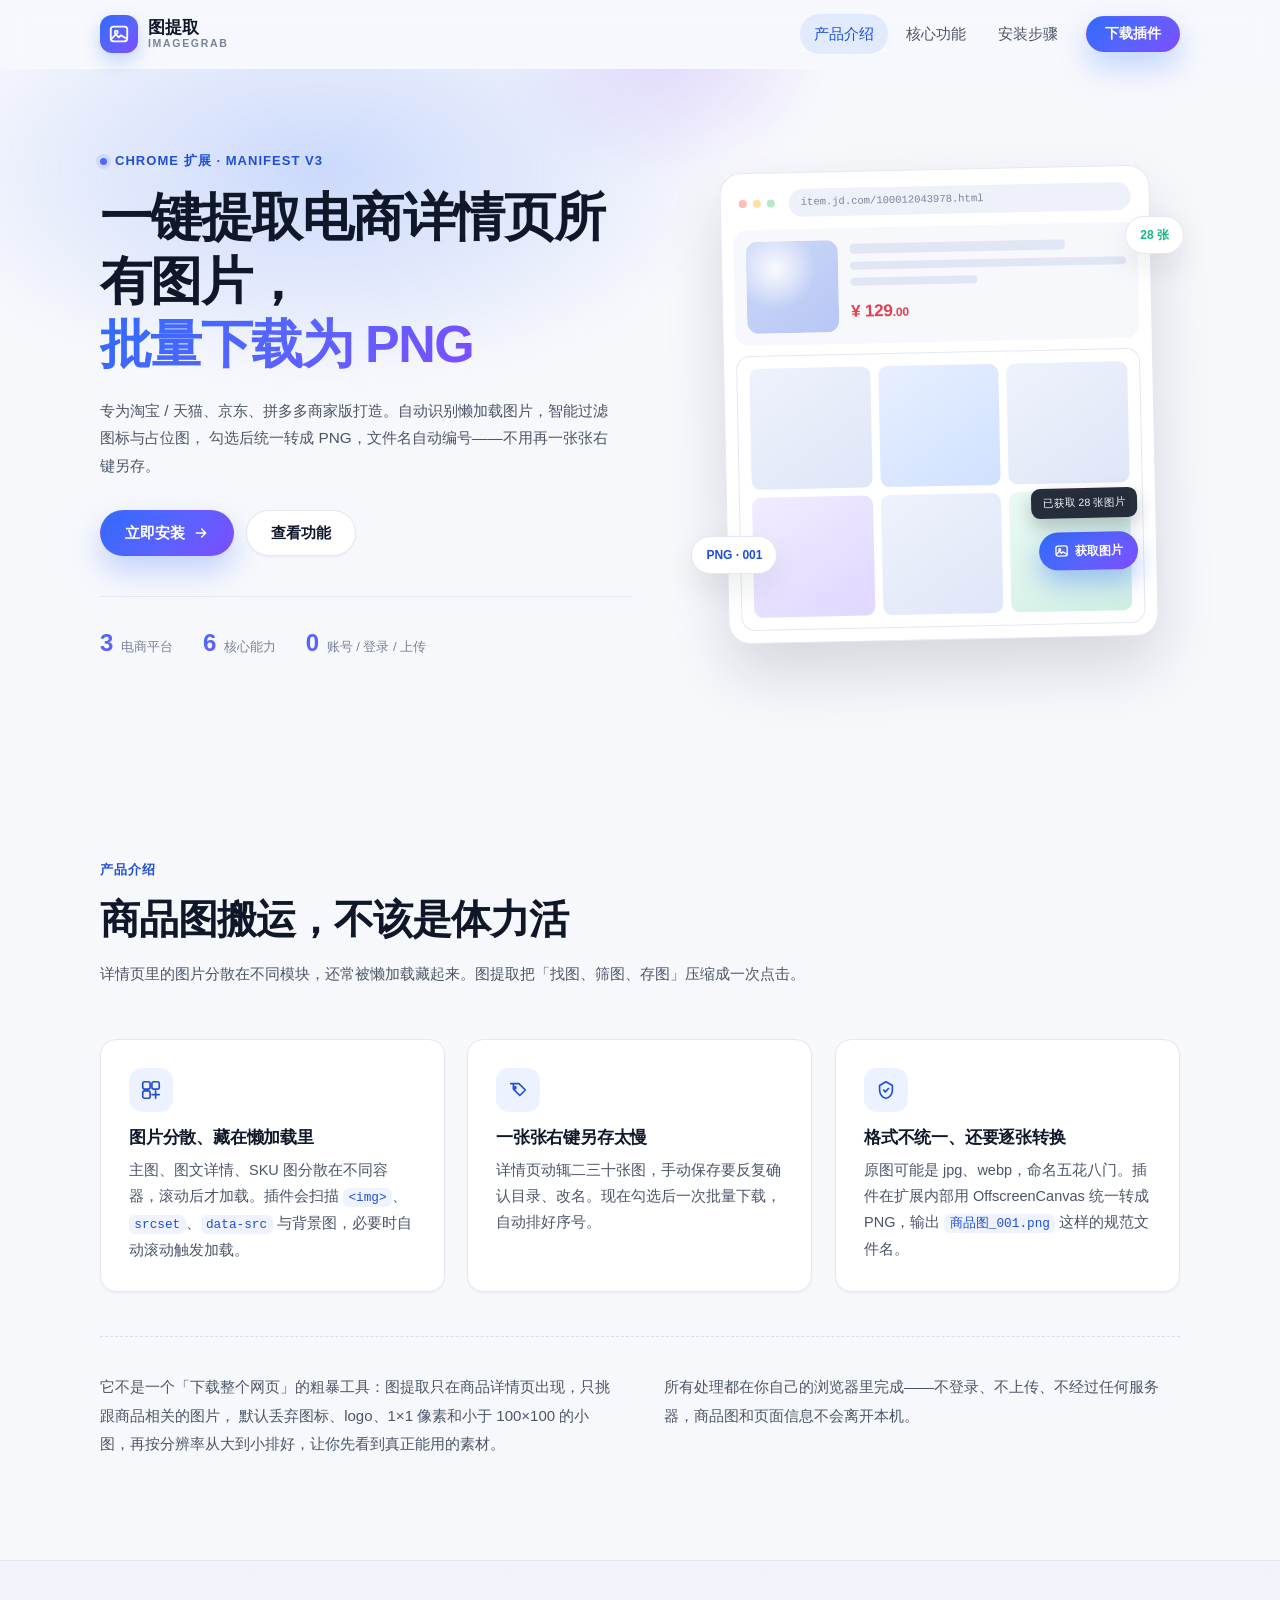
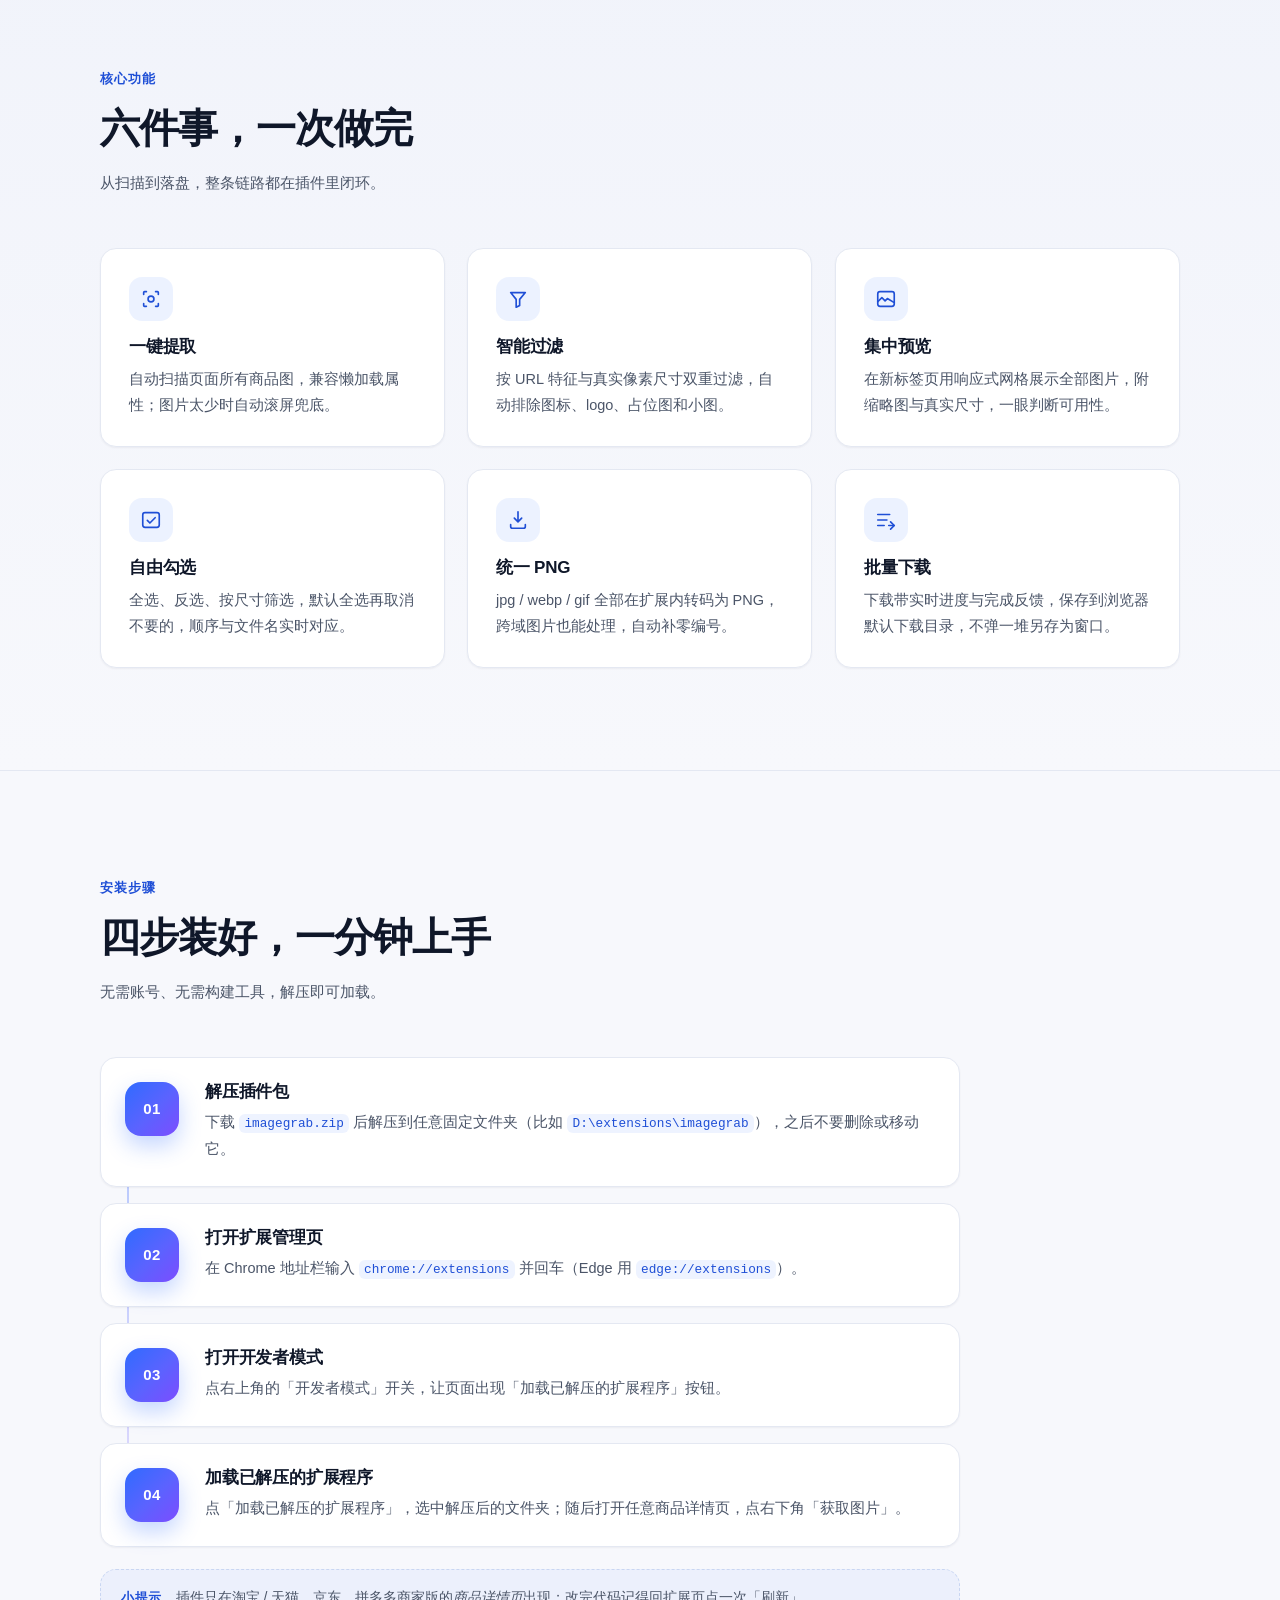
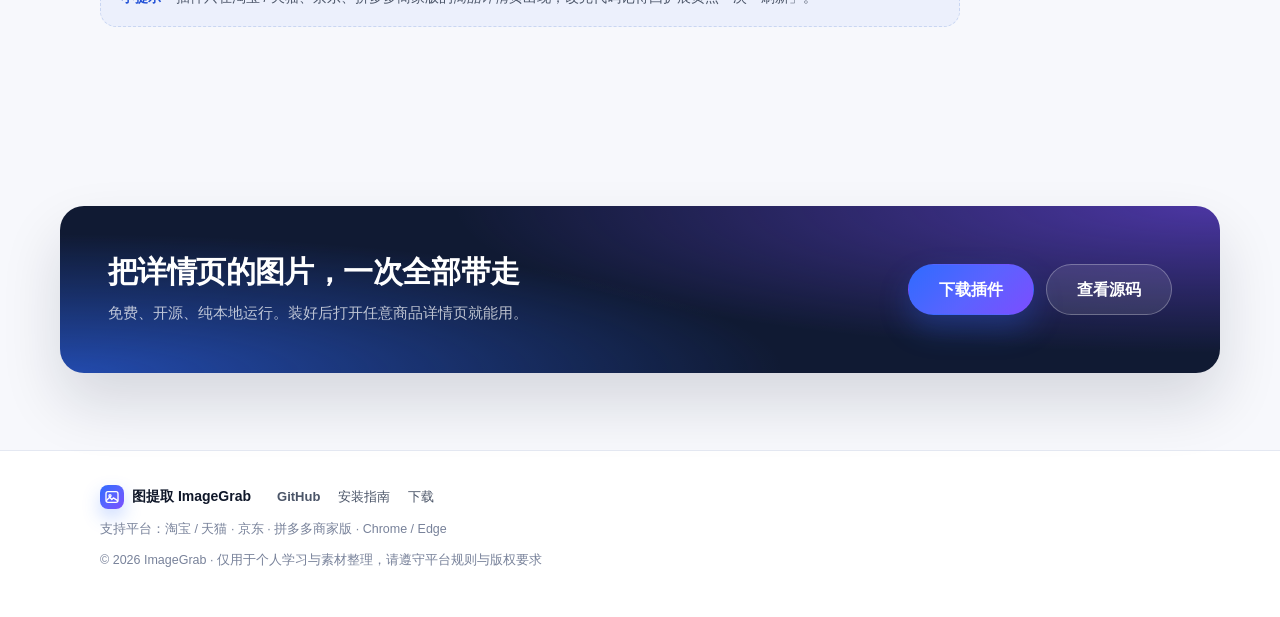
<file: docs/index.html>
<!DOCTYPE html>
<html lang="zh-CN">
<head>
  <meta charset="UTF-8">
  <meta name="viewport" content="width=device-width, initial-scale=1.0">
  <!-- 图提取 ImageGrab · 纯静态官网，双击本文件即可本地预览 -->
  <title>图提取 ImageGrab · 一键提取电商详情页图片，批量下载 PNG</title>
  <meta name="description" content="图提取 ImageGrab：在淘宝/天猫、京东、拼多多商家版商品详情页一键提取所有图片，勾选后批量下载为 PNG。">
  <meta name="theme-color" content="#2f6bff">
  <link rel="icon" href="assets/favicon.svg" type="image/svg+xml">
  <link rel="stylesheet" href="css/style.css">
</head>
<body>
  <!-- ==================== 1. 顶部导航：吸顶 + 毛玻璃 ==================== -->
  <header class="site-header" id="site-header">
    <div class="shell header__inner">
      <a class="logo" href="#top" aria-label="图提取首页">
        <span class="logo__mark" aria-hidden="true">
          <!-- Logo 图标：内联 SVG，不依赖外部图片 -->
          <svg viewBox="0 0 24 24" width="22" height="22" fill="none" stroke="currentColor" stroke-width="2" stroke-linecap="round" stroke-linejoin="round">
            <rect x="3" y="4" width="18" height="16" rx="3"></rect>
            <circle cx="9" cy="10" r="1.6"></circle>
            <path d="M4 17l4.5-4.5 3.2 3.2 2.3-2.3L20 17"></path>
          </svg>
        </span>
        <span class="logo__text">图提取<em>ImageGrab</em></span>
      </a>

      <nav class="nav" id="nav" aria-label="主导航">
        <a class="nav__link" href="#intro">产品介绍</a>
        <a class="nav__link" href="#features">核心功能</a>
        <a class="nav__link" href="#install">安装步骤</a>
        <a class="btn btn--sm btn--primary nav__cta" href="#download">下载插件</a>
      </nav>

      <!-- 移动端汉堡菜单按钮 -->
      <button class="nav-toggle" id="nav-toggle" type="button" aria-label="展开菜单" aria-expanded="false" aria-controls="nav">
        <span></span><span></span><span></span>
      </button>
    </div>
  </header>

  <main id="top">
    <!-- ==================== 2. Hero 首屏 ==================== -->
    <section class="hero">
      <div class="hero__glow" aria-hidden="true"></div>
      <div class="shell hero__inner">
        <div class="hero__copy">
          <p class="eyebrow">
            <span class="dot" aria-hidden="true"></span>
            Chrome 扩展 · Manifest V3
          </p>
          <h1 class="hero__title">
            一键提取电商详情页所有图片，<br>
            <span class="grad">批量下载为 PNG</span>
          </h1>
          <p class="hero__sub">
            专为淘宝 / 天猫、京东、拼多多商家版打造。自动识别懒加载图片，智能过滤图标与占位图，
            勾选后统一转成 PNG，文件名自动编号——不用再一张张右键另存。
          </p>
          <div class="hero__actions">
            <a class="btn btn--primary" href="#install">
              立即安装
              <svg viewBox="0 0 24 24" width="16" height="16" fill="none" stroke="currentColor" stroke-width="2.2" stroke-linecap="round" stroke-linejoin="round" aria-hidden="true"><path d="M5 12h13M13 6l6 6-6 6"></path></svg>
            </a>
            <a class="btn btn--ghost" href="#features">查看功能</a>
          </div>
          <ul class="hero__facts">
            <li><strong>3</strong><span>电商平台</span></li>
            <li><strong>6</strong><span>核心能力</span></li>
            <li><strong>0</strong><span>账号 / 登录 / 上传</span></li>
          </ul>
        </div>

        <!-- 纯 CSS / SVG 绘制的插件界面示意图 -->
        <div class="hero__visual" aria-hidden="true">
          <div class="mock">
            <div class="mock__bar">
              <span class="mock__dot"></span><span class="mock__dot"></span><span class="mock__dot"></span>
              <span class="mock__url">item.jd.com/100012043978.html</span>
            </div>
            <div class="mock__body">
              <div class="mock__thumb"></div>
              <div class="mock__lines">
                <span class="line line--lg"></span>
                <span class="line"></span>
                <span class="line line--sm"></span>
                <div class="mock__price">¥ 129<span>.00</span></div>
              </div>
            </div>
            <div class="mock__gallery">
              <span></span><span></span><span></span><span></span><span></span><span></span>
            </div>
            <div class="mock__fab">
              <svg viewBox="0 0 24 24" width="15" height="15" fill="none" stroke="currentColor" stroke-width="2.1" stroke-linecap="round" stroke-linejoin="round">
                <rect x="3" y="4" width="18" height="16" rx="3"></rect>
                <circle cx="9" cy="10" r="1.6"></circle>
                <path d="M4 17l4.5-4.5 3.2 3.2 2.3-2.3L20 17"></path>
              </svg>
              获取图片
            </div>
            <div class="mock__toast">已获取 28 张图片</div>
          </div>
          <div class="hero__chip hero__chip--png">PNG · 001</div>
          <div class="hero__chip hero__chip--count">28 张</div>
        </div>
      </div>
    </section>

    <!-- ==================== 3. 产品介绍：痛点 + 图标卡片 ==================== -->
    <section class="section" id="intro">
      <div class="shell">
        <header class="section__head reveal">
          <p class="eyebrow">产品介绍</p>
          <h2 class="section__title">商品图搬运，不该是体力活</h2>
          <p class="section__lead">
            详情页里的图片分散在不同模块，还常被懒加载藏起来。图提取把「找图、筛图、存图」压缩成一次点击。
          </p>
        </header>

        <div class="problem-grid">
          <article class="problem reveal">
            <span class="problem__icon" aria-hidden="true">
              <svg viewBox="0 0 24 24" width="22" height="22" fill="none" stroke="currentColor" stroke-width="1.8" stroke-linecap="round" stroke-linejoin="round">
                <rect x="3" y="3" width="8" height="8" rx="2"></rect>
                <rect x="13" y="3" width="8" height="8" rx="2"></rect>
                <rect x="3" y="13" width="8" height="8" rx="2"></rect>
                <path d="M13 17h8M17 13v8"></path>
              </svg>
            </span>
            <h3>图片分散、藏在懒加载里</h3>
            <p>主图、图文详情、SKU 图分散在不同容器，滚动后才加载。插件会扫描 <code>&lt;img&gt;</code>、<code>srcset</code>、<code>data-src</code> 与背景图，必要时自动滚动触发加载。</p>
          </article>

          <article class="problem reveal">
            <span class="problem__icon" aria-hidden="true">
              <svg viewBox="0 0 24 24" width="22" height="22" fill="none" stroke="currentColor" stroke-width="1.8" stroke-linecap="round" stroke-linejoin="round">
                <path d="M4 5h9l7 7-6 6-7-7V5z"></path>
                <circle cx="8.5" cy="9.5" r="1.2"></circle>
              </svg>
            </span>
            <h3>一张张右键另存太慢</h3>
            <p>详情页动辄二三十张图，手动保存要反复确认目录、改名。现在勾选后一次批量下载，自动排好序号。</p>
          </article>

          <article class="problem reveal">
            <span class="problem__icon" aria-hidden="true">
              <svg viewBox="0 0 24 24" width="22" height="22" fill="none" stroke="currentColor" stroke-width="1.8" stroke-linecap="round" stroke-linejoin="round">
                <path d="M12 3l7 4v5c0 4.4-3 8.3-7 9-4-0.7-7-4.6-7-9V7l7-4z"></path>
                <path d="M9.5 12.2l1.8 1.8 3.4-3.6"></path>
              </svg>
            </span>
            <h3>格式不统一、还要逐张转换</h3>
            <p>原图可能是 jpg、webp，命名五花八门。插件在扩展内部用 OffscreenCanvas 统一转成 PNG，输出 <code>商品图_001.png</code> 这样的规范文件名。</p>
          </article>
        </div>

        <div class="intro__text reveal">
          <p>
            它不是一个「下载整个网页」的粗暴工具：图提取只在商品详情页出现，只挑跟商品相关的图片，
            默认丢弃图标、logo、1×1 像素和小于 100×100 的小图，再按分辨率从大到小排好，让你先看到真正能用的素材。
          </p>
          <p>
            所有处理都在你自己的浏览器里完成——不登录、不上传、不经过任何服务器，商品图和页面信息不会离开本机。
          </p>
        </div>
      </div>
    </section>

    <!-- ==================== 4. 核心功能：6 张卡片 ==================== -->
    <section class="section section--tint" id="features">
      <div class="shell">
        <header class="section__head reveal">
          <p class="eyebrow">核心功能</p>
          <h2 class="section__title">六件事，一次做完</h2>
          <p class="section__lead">从扫描到落盘，整条链路都在插件里闭环。</p>
        </header>

        <div class="feature-grid">
          <article class="feature reveal">
            <span class="feature__icon" aria-hidden="true">
              <svg viewBox="0 0 24 24" width="22" height="22" fill="none" stroke="currentColor" stroke-width="1.8" stroke-linecap="round" stroke-linejoin="round">
                <path d="M4 7V5a1 1 0 011-1h2M17 4h2a1 1 0 011 1v2M20 17v2a1 1 0 01-1 1h-2M7 20H5a1 1 0 01-1-1v-2"></path>
                <circle cx="12" cy="12" r="3.2"></circle>
              </svg>
            </span>
            <h3>一键提取</h3>
            <p>自动扫描页面所有商品图，兼容懒加载属性；图片太少时自动滚屏兜底。</p>
          </article>

          <article class="feature reveal">
            <span class="feature__icon" aria-hidden="true">
              <svg viewBox="0 0 24 24" width="22" height="22" fill="none" stroke="currentColor" stroke-width="1.8" stroke-linecap="round" stroke-linejoin="round">
                <path d="M4 5h16l-6.2 7.4V19L10 21v-8.6L4 5z"></path>
              </svg>
            </span>
            <h3>智能过滤</h3>
            <p>按 URL 特征与真实像素尺寸双重过滤，自动排除图标、logo、占位图和小图。</p>
          </article>

          <article class="feature reveal">
            <span class="feature__icon" aria-hidden="true">
              <svg viewBox="0 0 24 24" width="22" height="22" fill="none" stroke="currentColor" stroke-width="1.8" stroke-linecap="round" stroke-linejoin="round">
                <rect x="3" y="4" width="18" height="16" rx="2.5"></rect>
                <path d="M3 15l4.5-4.5 3.5 3.5 2.5-2.5L21 16"></path>
              </svg>
            </span>
            <h3>集中预览</h3>
            <p>在新标签页用响应式网格展示全部图片，附缩略图与真实尺寸，一眼判断可用性。</p>
          </article>

          <article class="feature reveal">
            <span class="feature__icon" aria-hidden="true">
              <svg viewBox="0 0 24 24" width="22" height="22" fill="none" stroke="currentColor" stroke-width="1.8" stroke-linecap="round" stroke-linejoin="round">
                <rect x="3" y="4" width="18" height="16" rx="2.5"></rect>
                <path d="M8 12.5l2.8 2.8L16.5 9.5"></path>
              </svg>
            </span>
            <h3>自由勾选</h3>
            <p>全选、反选、按尺寸筛选，默认全选再取消不要的，顺序与文件名实时对应。</p>
          </article>

          <article class="feature reveal">
            <span class="feature__icon" aria-hidden="true">
              <svg viewBox="0 0 24 24" width="22" height="22" fill="none" stroke="currentColor" stroke-width="1.8" stroke-linecap="round" stroke-linejoin="round">
                <path d="M12 3v11M8 10l4 4 4-4"></path>
                <path d="M4 17v2a2 2 0 002 2h12a2 2 0 002-2v-2"></path>
              </svg>
            </span>
            <h3>统一 PNG</h3>
            <p>jpg / webp / gif 全部在扩展内转码为 PNG，跨域图片也能处理，自动补零编号。</p>
          </article>

          <article class="feature reveal">
            <span class="feature__icon" aria-hidden="true">
              <svg viewBox="0 0 24 24" width="22" height="22" fill="none" stroke="currentColor" stroke-width="1.8" stroke-linecap="round" stroke-linejoin="round">
                <path d="M3 6h13M3 12h10M3 18h7"></path>
                <path d="M17 14l4 4-4 4"></path>
                <path d="M21 18h-6"></path>
              </svg>
            </span>
            <h3>批量下载</h3>
            <p>下载带实时进度与完成反馈，保存到浏览器默认下载目录，不弹一堆另存为窗口。</p>
          </article>
        </div>
      </div>
    </section>

    <!-- ==================== 5. 安装步骤：4 步时间线 ==================== -->
    <section class="section" id="install">
      <div class="shell">
        <header class="section__head reveal">
          <p class="eyebrow">安装步骤</p>
          <h2 class="section__title">四步装好，一分钟上手</h2>
          <p class="section__lead">无需账号、无需构建工具，解压即可加载。</p>
        </header>

        <ol class="steps">
          <li class="step reveal">
            <span class="step__num">01</span>
            <div class="step__body">
              <h3>解压插件包</h3>
              <p>下载 <code>imagegrab.zip</code> 后解压到任意固定文件夹（比如 <code>D:\extensions\imagegrab</code>），之后不要删除或移动它。</p>
            </div>
          </li>

          <li class="step reveal">
            <span class="step__num">02</span>
            <div class="step__body">
              <h3>打开扩展管理页</h3>
              <p>在 Chrome 地址栏输入 <code>chrome://extensions</code> 并回车（Edge 用 <code>edge://extensions</code>）。</p>
            </div>
          </li>

          <li class="step reveal">
            <span class="step__num">03</span>
            <div class="step__body">
              <h3>打开开发者模式</h3>
              <p>点右上角的「开发者模式」开关，让页面出现「加载已解压的扩展程序」按钮。</p>
            </div>
          </li>

          <li class="step reveal">
            <span class="step__num">04</span>
            <div class="step__body">
              <h3>加载已解压的扩展程序</h3>
              <p>点「加载已解压的扩展程序」，选中解压后的文件夹；随后打开任意商品详情页，点右下角「获取图片」。</p>
            </div>
          </li>
        </ol>

        <div class="tip reveal">
          <strong>小提示</strong>
          <p>插件只在淘宝 / 天猫、京东、拼多多商家版的<em>商品详情页</em>出现；改完代码记得回扩展页点一次「刷新」。</p>
        </div>
      </div>
    </section>

    <!-- ==================== 6. 底部 CTA ==================== -->
    <section class="cta" id="download">
      <div class="shell cta__inner reveal">
        <div>
          <h2>把详情页的图片，一次全部带走</h2>
          <p>免费、开源、纯本地运行。装好后打开任意商品详情页就能用。</p>
        </div>
        <div class="cta__actions">
          <!-- 下载地址：把 zip 路径换成你的 Releases 包地址即可 -->
          <a class="btn btn--primary btn--lg" href="assets/imagegrab-v1.0.0.zip" download>下载插件</a>
          <!-- GitHub 地址：替换成你自己的仓库地址 -->
          <a class="btn btn--ghost btn--lg" href="https://github.com/your-name/imagegrab" target="_blank" rel="noreferrer">查看源码</a>
        </div>
      </div>
    </section>
  </main>

  <!-- ==================== Footer：版权 / GitHub / 支持平台 ==================== -->
  <footer class="site-footer">
    <div class="shell footer__inner">
      <div class="footer__brand">
        <span class="logo__mark logo__mark--sm" aria-hidden="true">
          <svg viewBox="0 0 24 24" width="16" height="16" fill="none" stroke="currentColor" stroke-width="2" stroke-linecap="round" stroke-linejoin="round">
            <rect x="3" y="4" width="18" height="16" rx="3"></rect>
            <circle cx="9" cy="10" r="1.6"></circle>
            <path d="M4 17l4.5-4.5 3.2 3.2 2.3-2.3L20 17"></path>
          </svg>
        </span>
        <span>图提取 ImageGrab</span>
      </div>

      <nav class="footer__links" aria-label="页脚链接">
        <!-- GitHub 链接占位：上线前替换为真实仓库地址 -->
        <a href="https://github.com/your-name/imagegrab" target="_blank" rel="noreferrer">GitHub</a>
        <a href="#install">安装指南</a>
        <a href="#download">下载</a>
      </nav>

      <p class="footer__meta">支持平台：淘宝 / 天猫 · 京东 · 拼多多商家版 · Chrome / Edge</p>
      <p class="footer__meta">© <span id="year">2026</span> ImageGrab · 仅用于个人学习与素材整理，请遵守平台规则与版权要求</p>
    </div>
  </footer>

  <!-- JS 不可用时仍保证内容可见（进场动画依赖 JS） -->
  <noscript>
    <style>.reveal { opacity: 1 !important; transform: none !important; }</style>
  </noscript>

  <script src="js/main.js"></script>
</body>
</html>
</file>
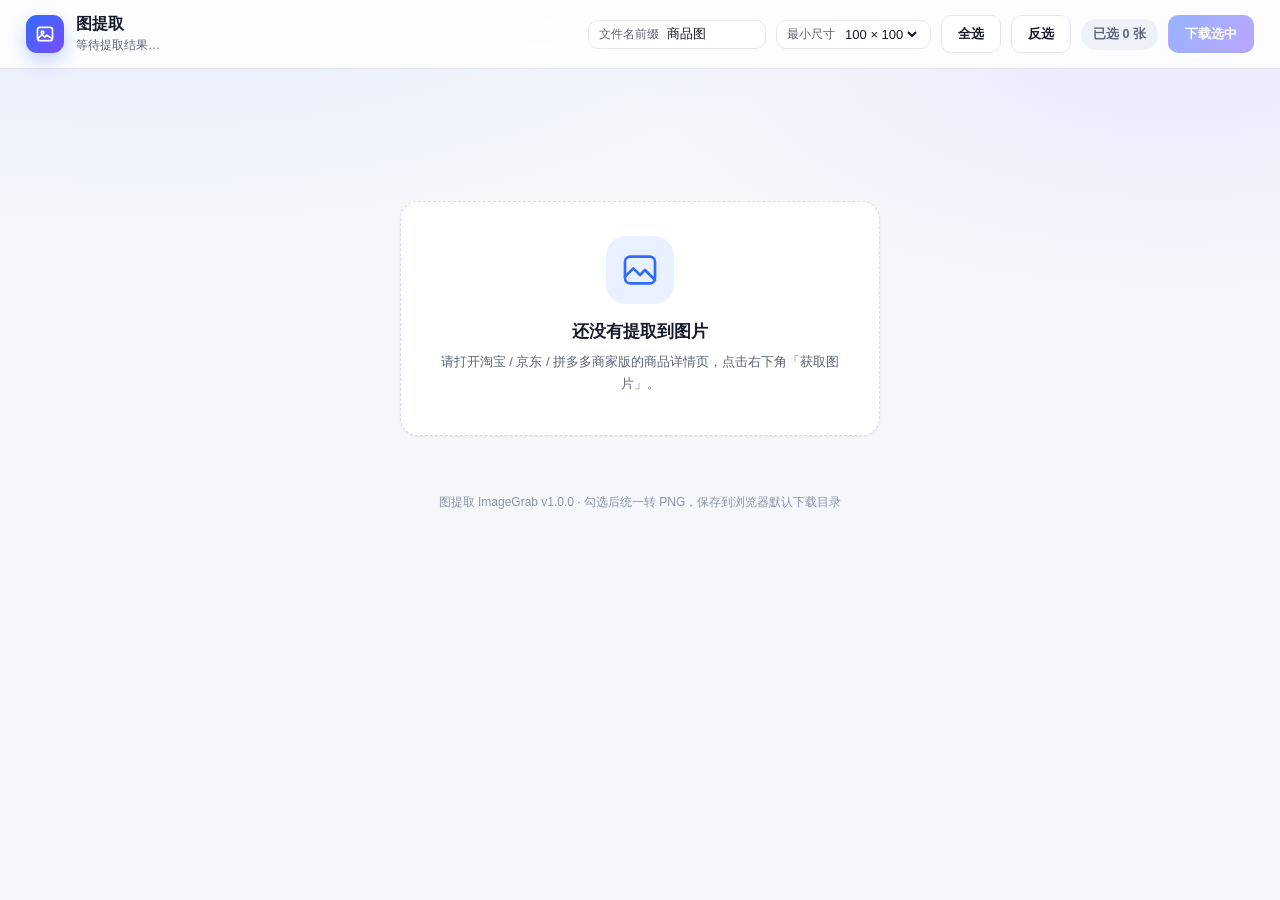
<file: gallery.html>
<!DOCTYPE html>
<html lang="zh-CN">
<head>
  <meta charset="UTF-8">
  <meta name="viewport" content="width=device-width, initial-scale=1.0">
  <title>图提取 · 图片画廊</title>
  <link rel="stylesheet" href="gallery.css">
</head>
<body>
  <!-- 顶部工具栏：来源信息 + 筛选 + 全选/反选/下载 -->
  <header class="topbar">
    <div class="topbar__brand">
      <span class="brand__logo" aria-hidden="true">
        <svg viewBox="0 0 24 24" width="20" height="20" fill="none" stroke="currentColor" stroke-width="2" stroke-linecap="round" stroke-linejoin="round">
          <rect x="3" y="4" width="18" height="16" rx="3"></rect>
          <circle cx="9" cy="10" r="1.6"></circle>
          <path d="M4 17l4.5-4.5 3.2 3.2 2.3-2.3L20 17"></path>
        </svg>
      </span>
      <div class="brand__text">
        <strong>图提取</strong>
        <span id="source-label" class="brand__sub">等待提取结果…</span>
      </div>
    </div>

    <div class="topbar__controls">
      <label class="field">
        <span>文件名前缀</span>
        <input id="prefix-input" type="text" value="商品图" maxlength="20" spellcheck="false">
      </label>

      <label class="field">
        <span>最小尺寸</span>
        <select id="min-size">
          <option value="0">不限</option>
          <option value="100" selected>100 × 100</option>
          <option value="300">300 × 300</option>
          <option value="600">600 × 600</option>
        </select>
      </label>

      <button id="select-all" class="btn btn--ghost" type="button">全选</button>
      <button id="invert" class="btn btn--ghost" type="button">反选</button>
      <span id="selected-count" class="pill">已选 0 张</span>
      <button id="download" class="btn btn--primary" type="button" disabled>下载选中</button>
    </div>
  </header>

  <!-- 下载进度条 -->
  <div id="progress" class="progress" hidden>
    <div class="progress__bar"><span id="progress-fill"></span></div>
    <span id="progress-text" class="progress__text">0 / 0</span>
  </div>

  <!-- 主体：图片网格 -->
  <main class="content">
    <div id="empty" class="empty">
      <div class="empty__icon" aria-hidden="true">
        <svg viewBox="0 0 24 24" width="40" height="40" fill="none" stroke="currentColor" stroke-width="1.6" stroke-linecap="round" stroke-linejoin="round">
          <rect x="3" y="4" width="18" height="16" rx="3"></rect>
          <path d="M3 16l5-5 4 4 3-3 6 6"></path>
        </svg>
      </div>
      <h2 id="empty-title">还没有提取到图片</h2>
      <p id="empty-desc">请打开淘宝 / 京东 / 拼多多商家版的商品详情页，点击右下角「获取图片」。</p>
      <p id="source-link-wrap" class="empty__link" hidden>
        也可以直接查看来源页：<a id="source-link" href="#" target="_blank" rel="noreferrer">打开商品页</a>
      </p>
    </div>

    <div id="grid" class="grid" role="list"></div>
  </main>

  <!-- 结果提示 -->
  <div id="toasts" class="toasts" aria-live="polite"></div>

  <footer class="footer">
    <span>图提取 ImageGrab v1.0.0 · 勾选后统一转 PNG，保存到浏览器默认下载目录</span>
  </footer>

  <script src="gallery.js"></script>
</body>
</html>
</file>
<file: docs/css/style.css>
/* ============================================================
   图提取 ImageGrab · 官网样式
   结构：变量 → 基础 → 按钮 → 导航 → Hero → 区块 → 卡片 → 步骤
        → CTA/页脚 → 动效 → 响应式（≥1024 / 768~1023 / <768）
   改主色：只改 --primary 与 --accent 两个变量即可
   ============================================================ */

/* ---------------- 1. 设计变量 ---------------- */
:root {
  --primary: #2f6bff;
  --primary-deep: #1f4fd6;
  --accent: #7c4dff;

  --ink: #0f1729;
  --ink-soft: #4b5568;
  --ink-mute: #78829a;

  --bg: #f7f8fc;
  --bg-tint: #eef1fa;
  --surface: #ffffff;
  --line: #e4e8f2;

  --ok: #12b886;

  --radius-sm: 10px;
  --radius: 16px;
  --radius-lg: 24px;
  --radius-pill: 999px;

  --shadow-sm: 0 1px 2px rgba(15, 23, 41, 0.05);
  --shadow-md: 0 14px 32px rgba(15, 23, 41, 0.08);
  --shadow-lg: 0 30px 60px rgba(15, 23, 41, 0.14);
  --shadow-primary: 0 14px 30px rgba(47, 107, 255, 0.28);

  /* 蓝色 → 紫色渐变 */
  --grad: linear-gradient(135deg, var(--primary) 0%, #5a63ff 52%, var(--accent) 100%);

  --shell: 1160px;
  --gutter: clamp(18px, 4vw, 40px);
  --section-y: clamp(64px, 8vw, 116px);

  /* 系统字体栈，不引入任何外链字体 */
  --font: -apple-system, BlinkMacSystemFont, "PingFang SC", "Hiragino Sans GB",
    "Microsoft YaHei", "Segoe UI", Roboto, Helvetica, Arial, sans-serif;
  --mono: ui-monospace, SFMono-Regular, "SF Mono", Consolas, "Liberation Mono", monospace;

  --ease: cubic-bezier(0.22, 0.61, 0.36, 1);
}

/* ---------------- 2. 基础 ---------------- */
*,
*::before,
*::after {
  box-sizing: border-box;
}

html {
  scroll-behavior: smooth;
  scroll-padding-top: 84px;
  -webkit-text-size-adjust: 100%;
}

body {
  margin: 0;
  background: var(--bg);
  color: var(--ink);
  font-family: var(--font);
  font-size: 16px;
  line-height: 1.7;
  -webkit-font-smoothing: antialiased;
  text-rendering: optimizeLegibility;
  overflow-x: hidden; /* 320px 宽也不出现横向滚动 */
}

h1,
h2,
h3 {
  margin: 0;
  line-height: 1.22;
  letter-spacing: -0.012em;
  font-weight: 700;
}

p {
  margin: 0;
}

a {
  color: inherit;
  text-decoration: none;
}

ul,
ol {
  margin: 0;
  padding: 0;
  list-style: none;
}

/* 安装地址等 code 高亮 */
code {
  padding: 0.14em 0.42em;
  border-radius: 6px;
  background: rgba(47, 107, 255, 0.08);
  color: var(--primary-deep);
  font-family: var(--mono);
  font-size: 0.88em;
  white-space: nowrap;
}

.shell {
  width: 100%;
  max-width: var(--shell);
  margin: 0 auto;
  padding: 0 var(--gutter);
}

.grad {
  background: var(--grad);
  -webkit-background-clip: text;
  background-clip: text;
  color: transparent;
}

.eyebrow {
  display: inline-flex;
  align-items: center;
  gap: 8px;
  margin-bottom: 14px;
  color: var(--primary-deep);
  font-size: 13px;
  font-weight: 700;
  letter-spacing: 0.08em;
  text-transform: uppercase;
}

.eyebrow .dot {
  width: 7px;
  height: 7px;
  border-radius: 50%;
  background: var(--grad);
  box-shadow: 0 0 0 4px rgba(47, 107, 255, 0.12);
}

/* ---------------- 3. 按钮 ---------------- */
.btn {
  display: inline-flex;
  align-items: center;
  justify-content: center;
  gap: 8px;
  padding: 13px 24px;
  border: 1px solid transparent;
  border-radius: var(--radius-pill);
  font-family: inherit;
  font-size: 15px;
  font-weight: 650;
  line-height: 1.2;
  cursor: pointer;
  transition: transform 0.24s var(--ease), box-shadow 0.24s var(--ease),
    background 0.24s var(--ease), border-color 0.24s var(--ease), color 0.24s var(--ease);
}

.btn--primary {
  background: var(--grad);
  color: #fff;
  box-shadow: var(--shadow-primary);
}

.btn--primary:hover {
  transform: translateY(-2px);
  box-shadow: 0 20px 38px rgba(47, 107, 255, 0.34);
}

.btn--ghost {
  background: var(--surface);
  border-color: var(--line);
  color: var(--ink);
  box-shadow: var(--shadow-sm);
}

.btn--ghost:hover {
  transform: translateY(-2px);
  border-color: #cfd9ee;
  box-shadow: var(--shadow-md);
}

.btn--sm {
  padding: 9px 18px;
  font-size: 13.5px;
}

.btn--lg {
  padding: 15px 30px;
  font-size: 16px;
}

/* ---------------- 4. 顶部导航：吸顶 + 毛玻璃 ---------------- */
.site-header {
  position: sticky;
  top: 0;
  z-index: 60;
  background: rgba(247, 248, 252, 0.72);
  border-bottom: 1px solid transparent;
  backdrop-filter: saturate(180%) blur(14px);
  -webkit-backdrop-filter: saturate(180%) blur(14px);
  transition: background 0.28s var(--ease), border-color 0.28s var(--ease),
    box-shadow 0.28s var(--ease);
}

.site-header.is-scrolled {
  background: rgba(255, 255, 255, 0.86);
  border-bottom-color: var(--line);
  box-shadow: 0 6px 24px rgba(15, 23, 41, 0.06);
}

.header__inner {
  display: flex;
  align-items: center;
  justify-content: space-between;
  gap: 16px;
  height: 68px;
}

.logo {
  display: inline-flex;
  align-items: center;
  gap: 10px;
  flex: none;
}

.logo__mark {
  display: grid;
  place-items: center;
  width: 38px;
  height: 38px;
  border-radius: 12px;
  color: #fff;
  background: var(--grad);
  box-shadow: 0 8px 18px rgba(47, 107, 255, 0.26);
}

.logo__mark--sm {
  width: 24px;
  height: 24px;
  border-radius: 8px;
}

.logo__text {
  font-size: 17px;
  font-weight: 700;
  letter-spacing: 0.01em;
  display: flex;
  flex-direction: column;
  line-height: 1.1;
}

.logo__text em {
  font-style: normal;
  font-size: 10.5px;
  font-weight: 600;
  letter-spacing: 0.16em;
  text-transform: uppercase;
  color: var(--ink-mute);
}

.nav {
  display: flex;
  align-items: center;
  gap: 4px;
}

.nav__link {
  position: relative;
  padding: 8px 14px;
  border-radius: var(--radius-pill);
  color: var(--ink-soft);
  font-size: 14.5px;
  font-weight: 550;
  transition: color 0.2s var(--ease), background 0.2s var(--ease);
}

.nav__link:hover {
  color: var(--ink);
  background: rgba(47, 107, 255, 0.07);
}

.nav__link.is-active {
  color: var(--primary-deep);
  background: rgba(47, 107, 255, 0.1);
}

.nav__cta {
  margin-left: 10px;
}

.nav-toggle {
  display: none;
  width: 42px;
  height: 42px;
  padding: 0;
  border: 1px solid var(--line);
  border-radius: 12px;
  background: var(--surface);
  cursor: pointer;
  position: relative;
}

.nav-toggle span {
  position: absolute;
  left: 11px;
  width: 20px;
  height: 2px;
  border-radius: 2px;
  background: var(--ink);
  transition: transform 0.24s var(--ease), opacity 0.2s var(--ease), top 0.24s var(--ease);
}

.nav-toggle span:nth-child(1) { top: 14px; }
.nav-toggle span:nth-child(2) { top: 20px; }
.nav-toggle span:nth-child(3) { top: 26px; }

.nav-toggle[aria-expanded="true"] span:nth-child(1) { top: 20px; transform: rotate(45deg); }
.nav-toggle[aria-expanded="true"] span:nth-child(2) { opacity: 0; }
.nav-toggle[aria-expanded="true"] span:nth-child(3) { top: 20px; transform: rotate(-45deg); }

/* ---------------- 5. Hero ---------------- */
.hero {
  position: relative;
  padding: clamp(44px, 6vw, 84px) 0 clamp(56px, 7vw, 96px);
  overflow: hidden;
}

.hero__glow {
  position: absolute;
  inset: -30% 30% 40% -20%;
  background:
    radial-gradient(closest-side, rgba(47, 107, 255, 0.22), transparent 70%),
    radial-gradient(closest-side at 80% 30%, rgba(124, 77, 255, 0.18), transparent 72%);
  filter: blur(10px);
  pointer-events: none;
}

.hero__inner {
  position: relative;
  display: grid;
  grid-template-columns: 1.05fr 0.95fr;
  gap: clamp(32px, 5vw, 68px);
  align-items: center;
}

.hero__copy {
  position: relative;
  z-index: 1;
  min-width: 0;
}

.hero__title {
  font-size: clamp(30px, 4.4vw, 52px);
  letter-spacing: -0.03em;
}

.hero__sub {
  max-width: 34em;
  margin-top: 20px;
  color: var(--ink-soft);
  font-size: clamp(15px, 1.2vw, 17px);
  line-height: 1.8;
}

.hero__actions {
  display: flex;
  flex-wrap: wrap;
  gap: 12px;
  margin-top: 30px;
}

.hero__facts {
  display: flex;
  flex-wrap: wrap;
  gap: 12px 30px;
  margin-top: 40px;
  padding-top: 26px;
  border-top: 1px solid var(--line);
}

.hero__facts li {
  display: flex;
  align-items: baseline;
  gap: 8px;
}

.hero__facts strong {
  font-size: 24px;
  font-weight: 750;
  letter-spacing: -0.02em;
  background: var(--grad);
  -webkit-background-clip: text;
  background-clip: text;
  color: transparent;
}

.hero__facts span {
  color: var(--ink-mute);
  font-size: 13px;
}

/* Hero 右侧：纯 CSS 界面示意 */
.hero__visual {
  position: relative;
  display: flex;
  justify-content: center;
}

.mock {
  position: relative;
  width: min(430px, 100%);
  padding: 12px;
  border: 1px solid var(--line);
  border-radius: 22px;
  background: var(--surface);
  box-shadow: var(--shadow-lg);
  transform: rotate(-1.2deg);
  transition: transform 0.3s var(--ease);
}

.mock:hover {
  transform: rotate(0deg) translateY(-4px);
}

.mock__bar {
  display: flex;
  align-items: center;
  gap: 6px;
  padding: 4px 6px 12px;
}

.mock__dot {
  width: 8px;
  height: 8px;
  border-radius: 50%;
  background: #dfe4ef;
}

.mock__dot:nth-child(1) { background: #ffbdb3; }
.mock__dot:nth-child(2) { background: #ffe0a3; }
.mock__dot:nth-child(3) { background: #b6e7cd; }

.mock__url {
  flex: 1;
  margin-left: 8px;
  padding: 5px 12px;
  border-radius: var(--radius-pill);
  background: var(--bg-tint);
  color: var(--ink-mute);
  font-family: var(--mono);
  font-size: 10.5px;
  white-space: nowrap;
  overflow: hidden;
  text-overflow: ellipsis;
}

.mock__body {
  display: flex;
  gap: 12px;
  padding: 12px;
  border-radius: 14px;
  background: var(--bg);
}

.mock__thumb {
  flex: none;
  width: 92px;
  height: 92px;
  border-radius: 12px;
  background:
    radial-gradient(circle at 32% 30%, rgba(255, 255, 255, 0.9), transparent 45%),
    linear-gradient(140deg, #cdd9f8, #b7c6f5);
}

.mock__lines {
  display: flex;
  flex-direction: column;
  gap: 8px;
  justify-content: center;
  flex: 1;
}

.line {
  height: 8px;
  border-radius: 4px;
  background: #e0e6f4;
}

.line--lg { width: 78%; height: 10px; }
.line--sm { width: 46%; }

.mock__price {
  margin-top: 4px;
  color: #e43f4e;
  font-size: 17px;
  font-weight: 750;
  letter-spacing: -0.01em;
}

.mock__price span {
  font-size: 12px;
  font-weight: 600;
}

.mock__gallery {
  display: grid;
  grid-template-columns: repeat(3, 1fr);
  gap: 8px;
  margin-top: 10px;
  padding: 12px;
  border: 1px solid var(--line);
  border-radius: 14px;
}

.mock__gallery span {
  aspect-ratio: 1 / 1;
  border-radius: 9px;
  background: linear-gradient(145deg, #eef2fc, #dfe6f7);
}

.mock__gallery span:nth-child(2) { background: linear-gradient(145deg, #e8f0ff, #cfe0ff); }
.mock__gallery span:nth-child(4) { background: linear-gradient(145deg, #f1ecff, #e0d7ff); }
.mock__gallery span:nth-child(6) { background: linear-gradient(145deg, #eafaf4, #cfeee2); }

.mock__fab {
  position: absolute;
  right: 18px;
  bottom: 66px;
  display: inline-flex;
  align-items: center;
  gap: 6px;
  padding: 9px 15px;
  border-radius: var(--radius-pill);
  background: var(--grad);
  color: #fff;
  font-size: 12px;
  font-weight: 650;
  box-shadow: 0 12px 26px rgba(47, 107, 255, 0.38);
}

.mock__toast {
  position: absolute;
  right: 18px;
  bottom: 118px;
  padding: 6px 11px;
  border-radius: 9px;
  background: rgba(17, 24, 39, 0.9);
  color: #f4f7ff;
  font-size: 10.5px;
  box-shadow: 0 8px 18px rgba(15, 23, 41, 0.24);
}

.hero__chip {
  position: absolute;
  padding: 8px 14px;
  border-radius: var(--radius-pill);
  background: var(--surface);
  border: 1px solid var(--line);
  box-shadow: var(--shadow-md);
  font-size: 12px;
  font-weight: 650;
  color: var(--ink-soft);
  white-space: nowrap;
}

.hero__chip--png {
  left: -6px;
  bottom: 14%;
  color: var(--primary-deep);
}

.hero__chip--count {
  right: -4px;
  top: 10%;
  color: var(--ok);
}

/* ---------------- 6. 通用区块 ---------------- */
.section {
  padding: var(--section-y) 0;
}

.section--tint {
  background: linear-gradient(180deg, rgba(238, 241, 250, 0.65), rgba(247, 248, 252, 0));
  border-top: 1px solid var(--line);
  border-bottom: 1px solid var(--line);
}

.section__head {
  max-width: 720px;
  margin-bottom: clamp(32px, 4vw, 56px);
}

.section__title {
  font-size: clamp(26px, 3.2vw, 40px);
  letter-spacing: -0.025em;
}

.section__lead {
  margin-top: 16px;
  color: var(--ink-soft);
  font-size: clamp(15px, 1.1vw, 16.5px);
  line-height: 1.85;
}

/* ---------------- 7. 产品介绍 ---------------- */
.problem-grid {
  display: grid;
  grid-template-columns: repeat(3, 1fr);
  gap: clamp(14px, 2vw, 22px);
}

.problem {
  padding: clamp(20px, 2.4vw, 28px);
  border: 1px solid var(--line);
  border-radius: var(--radius);
  background: var(--surface);
  box-shadow: var(--shadow-sm);
  transition: transform 0.26s var(--ease), box-shadow 0.26s var(--ease),
    border-color 0.26s var(--ease);
}

.problem:hover {
  transform: translateY(-4px);
  border-color: #cfdaee;
  box-shadow: var(--shadow-md);
}

.problem__icon,
.feature__icon {
  display: grid;
  place-items: center;
  width: 44px;
  height: 44px;
  margin-bottom: 16px;
  border-radius: 13px;
  color: var(--primary-deep);
  background: rgba(47, 107, 255, 0.09);
}

.problem h3 {
  font-size: 17px;
  margin-bottom: 8px;
}

.problem p {
  color: var(--ink-soft);
  font-size: 14.5px;
  line-height: 1.8;
}

.intro__text {
  display: grid;
  grid-template-columns: 1fr 1fr;
  gap: clamp(20px, 4vw, 48px);
  margin-top: clamp(28px, 3.4vw, 44px);
  padding-top: clamp(24px, 3vw, 36px);
  border-top: 1px dashed #d8dfef;
  color: var(--ink-soft);
  font-size: 15px;
  line-height: 1.9;
}

/* ---------------- 8. 核心功能：hover 上浮 ---------------- */
.feature-grid {
  display: grid;
  grid-template-columns: repeat(3, 1fr);
  gap: clamp(14px, 2vw, 22px);
}

.feature {
  position: relative;
  padding: clamp(20px, 2.4vw, 28px);
  border: 1px solid var(--line);
  border-radius: var(--radius);
  background: var(--surface);
  box-shadow: var(--shadow-sm);
  transition: transform 0.26s var(--ease), box-shadow 0.26s var(--ease),
    border-color 0.26s var(--ease);
}

.feature::after {
  content: "";
  position: absolute;
  inset: 0;
  border-radius: inherit;
  background: linear-gradient(150deg, rgba(47, 107, 255, 0.06), transparent 42%);
  opacity: 0;
  transition: opacity 0.26s var(--ease);
  pointer-events: none;
}

.feature:hover {
  transform: translateY(-6px);
  border-color: #cfdaee;
  box-shadow: var(--shadow-md);
}

.feature:hover::after {
  opacity: 1;
}

.feature h3 {
  font-size: 17px;
  margin-bottom: 8px;
}

.feature p {
  color: var(--ink-soft);
  font-size: 14.5px;
  line-height: 1.8;
}

/* ---------------- 9. 安装步骤：时间线 ---------------- */
.steps {
  position: relative;
  display: grid;
  gap: 16px;
  max-width: 860px;
}

.steps::before {
  content: "";
  position: absolute;
  left: 27px;
  top: 26px;
  bottom: 26px;
  width: 2px;
  border-radius: 2px;
  background: linear-gradient(180deg, rgba(47, 107, 255, 0.35), rgba(124, 77, 255, 0.18));
}

.step {
  position: relative;
  display: flex;
  gap: clamp(16px, 2.4vw, 26px);
  align-items: flex-start;
  padding: clamp(18px, 2.2vw, 24px);
  border: 1px solid var(--line);
  border-radius: var(--radius);
  background: var(--surface);
  box-shadow: var(--shadow-sm);
  transition: transform 0.26s var(--ease), box-shadow 0.26s var(--ease);
}

.step:hover {
  transform: translateX(3px);
  box-shadow: var(--shadow-md);
}

.step__num {
  flex: none;
  display: grid;
  place-items: center;
  width: 54px;
  height: 54px;
  border-radius: 16px;
  background: var(--grad);
  color: #fff;
  font-size: 15px;
  font-weight: 750;
  letter-spacing: 0.02em;
  box-shadow: 0 10px 22px rgba(47, 107, 255, 0.28);
  position: relative;
  z-index: 1;
}

.step__body h3 {
  font-size: 17px;
  margin-bottom: 6px;
}

.step__body p {
  color: var(--ink-soft);
  font-size: 14.5px;
  line-height: 1.8;
}

.tip {
  display: flex;
  flex-wrap: wrap;
  align-items: baseline;
  gap: 8px 14px;
  max-width: 860px;
  margin-top: 22px;
  padding: 16px 20px;
  border: 1px dashed #c9d6f2;
  border-radius: var(--radius);
  background: rgba(47, 107, 255, 0.05);
}

.tip strong {
  color: var(--primary-deep);
  font-size: 13px;
  letter-spacing: 0.04em;
}

.tip p {
  flex: 1;
  min-width: 220px;
  color: var(--ink-soft);
  font-size: 14px;
}

/* ---------------- 10. CTA + 页脚 ---------------- */
.cta {
  padding: clamp(48px, 6vw, 80px) 0;
}

.cta__inner {
  position: relative;
  display: flex;
  flex-wrap: wrap;
  align-items: center;
  justify-content: space-between;
  gap: 26px;
  padding: clamp(28px, 4vw, 48px);
  border-radius: var(--radius-lg);
  background:
    radial-gradient(120% 160% at 100% 0%, rgba(124, 77, 255, 0.55), transparent 55%),
    radial-gradient(120% 160% at 0% 100%, rgba(47, 107, 255, 0.6), transparent 52%),
    #101a33;
  color: #fff;
  box-shadow: var(--shadow-lg);
  overflow: hidden;
}

.cta__inner h2 {
  font-size: clamp(22px, 2.6vw, 30px);
  letter-spacing: -0.02em;
}

.cta__inner p {
  margin-top: 10px;
  max-width: 34em;
  color: rgba(255, 255, 255, 0.72);
  font-size: 14.5px;
}

.cta__actions {
  display: flex;
  flex-wrap: wrap;
  gap: 12px;
}

.cta .btn--ghost {
  background: rgba(255, 255, 255, 0.1);
  border-color: rgba(255, 255, 255, 0.28);
  color: #fff;
  box-shadow: none;
}

.cta .btn--ghost:hover {
  background: rgba(255, 255, 255, 0.18);
  border-color: rgba(255, 255, 255, 0.4);
}

.site-footer {
  padding: 34px 0 46px;
  border-top: 1px solid var(--line);
  background: var(--surface);
}

.footer__inner {
  display: flex;
  flex-wrap: wrap;
  align-items: center;
  gap: 10px 26px;
}

.footer__brand {
  display: inline-flex;
  align-items: center;
  gap: 8px;
  color: var(--ink);
  font-size: 14px;
  font-weight: 650;
}

.footer__links {
  display: inline-flex;
  flex-wrap: wrap;
  gap: 6px 18px;
}

.footer__links a {
  color: var(--ink-soft);
  font-size: 13px;
  font-weight: 550;
  transition: color 0.2s var(--ease);
}

.footer__links a:hover {
  color: var(--primary-deep);
}

.footer__meta {
  width: 100%;
  color: var(--ink-mute);
  font-size: 12.5px;
}

/* ---------------- 11. 进场动效（配合 IntersectionObserver） ---------------- */
.reveal {
  opacity: 0;
  transform: translateY(18px);
  transition: opacity 0.6s var(--ease), transform 0.6s var(--ease);
  will-change: opacity, transform;
}

.reveal.is-visible {
  opacity: 1;
  transform: none;
}

/* 卡片错开进场，观感更自然 */
.problem-grid .reveal:nth-child(2) { transition-delay: 0.06s; }
.problem-grid .reveal:nth-child(3) { transition-delay: 0.12s; }
.feature-grid .reveal:nth-child(2) { transition-delay: 0.05s; }
.feature-grid .reveal:nth-child(3) { transition-delay: 0.1s; }
.feature-grid .reveal:nth-child(4) { transition-delay: 0.05s; }
.feature-grid .reveal:nth-child(5) { transition-delay: 0.1s; }
.feature-grid .reveal:nth-child(6) { transition-delay: 0.15s; }

@media (prefers-reduced-motion: reduce) {
  html {
    scroll-behavior: auto;
  }

  .reveal {
    opacity: 1;
    transform: none;
    transition: none;
  }

  .mock {
    transform: none;
  }

  *,
  *::before,
  *::after {
    animation-duration: 0.001ms !important;
    transition-duration: 0.001ms !important;
  }
}

/* ---------------- 12. 响应式 ---------------- */

/* 平板：768px ~ 1023px */
@media (max-width: 1023px) {
  .hero__inner {
    grid-template-columns: 1fr;
    gap: 40px;
  }

  .hero__visual {
    order: 2;
  }

  .hero__sub {
    max-width: none;
  }

  .problem-grid,
  .feature-grid {
    grid-template-columns: repeat(2, 1fr);
  }

  .intro__text {
    grid-template-columns: 1fr;
    gap: 16px;
  }

  .hero__chip--png { left: 2%; }
  .hero__chip--count { right: 2%; }
}

/* 手机：< 768px，汉堡菜单 + 单列 */
@media (max-width: 767px) {
  html {
    scroll-padding-top: 76px;
  }

  .header__inner {
    height: 62px;
  }

  .nav {
    position: fixed;
    inset: 62px 10px auto 10px;
    flex-direction: column;
    align-items: stretch;
    gap: 6px;
    padding: 14px;
    border: 1px solid var(--line);
    border-radius: 18px;
    background: rgba(255, 255, 255, 0.98);
    box-shadow: var(--shadow-lg);
    opacity: 0;
    transform: translateY(-10px);
    pointer-events: none;
    transition: opacity 0.24s var(--ease), transform 0.24s var(--ease);
  }

  .nav.is-open {
    opacity: 1;
    transform: none;
    pointer-events: auto;
  }

  .nav__link {
    padding: 12px 14px;
    border-radius: 12px;
    font-size: 15.5px;
  }

  .nav__cta {
    margin: 6px 0 0;
    justify-content: center;
  }

  .nav-toggle {
    display: block;
  }

  .hero {
    padding-top: 34px;
  }

  .hero__facts {
    gap: 10px 22px;
  }

  .hero__facts strong {
    font-size: 20px;
  }

  .problem-grid,
  .feature-grid {
    grid-template-columns: 1fr;
  }

  .hero__chip {
    display: none;
  }

  .mock {
    transform: none;
    border-radius: 18px;
  }

  .steps::before {
    display: none;
  }

  .step {
    flex-direction: column;
    gap: 12px;
  }

  .step__num {
    width: 46px;
    height: 46px;
    border-radius: 14px;
    font-size: 14px;
  }

  .cta__actions {
    width: 100%;
  }

  .cta__actions .btn {
    flex: 1;
    justify-content: center;
  }
}

/* 320px 极窄屏保护：不出现横向滚动 */
@media (max-width: 360px) {
  .hero__title {
    font-size: 26px;
  }

  .btn {
    padding: 11px 18px;
    font-size: 14px;
  }

  .mock__body {
    gap: 8px;
    padding: 8px;
  }

  .mock__thumb {
    width: 68px;
    height: 68px;
  }

  code {
    white-space: normal;
    word-break: break-all;
  }
}
</file>
<file: gallery.css>
/* 图提取 ImageGrab · 画廊页样式 */

:root {
  --bg: #f6f7fb;
  --surface: #ffffff;
  --surface-soft: #eef1f8;
  --text: #141a2b;
  --text-soft: #5b6478;
  --line: #e3e7f0;
  --primary: #2f6bff;
  --primary-deep: #244fd8;
  --accent: #7c4dff;
  --ok: #12b886;
  --warn: #d97706;
  --danger: #e03131;
  --radius: 14px;
  --shadow-sm: 0 1px 2px rgba(16, 24, 64, 0.06);
  --shadow-md: 0 12px 28px rgba(16, 24, 64, 0.1);
  --shadow-lg: 0 20px 40px rgba(16, 24, 64, 0.14);
  --font: -apple-system, "PingFang SC", "Microsoft YaHei", "Helvetica Neue", Arial, sans-serif;
}

* {
  box-sizing: border-box;
}

/* 统一处理 hidden：避免 .progress / .grid 上的 display 覆盖掉 hidden 的默认样式 */
[hidden] {
  display: none !important;
}

html,
body {
  margin: 0;
  padding: 0;
}

body {
  min-height: 100vh;
  background:
    radial-gradient(1200px 500px at 12% -8%, rgba(47, 107, 255, 0.1), transparent 60%),
    radial-gradient(900px 420px at 92% 4%, rgba(124, 77, 255, 0.09), transparent 62%),
    var(--bg);
  color: var(--text);
  font-family: var(--font);
  font-size: 14px;
  -webkit-font-smoothing: antialiased;
}

/* ---------------- 顶部工具栏 ---------------- */

.topbar {
  position: sticky;
  top: 0;
  z-index: 20;
  display: flex;
  flex-wrap: wrap;
  gap: 14px 22px;
  align-items: center;
  justify-content: space-between;
  padding: 14px 26px;
  background: rgba(255, 255, 255, 0.86);
  backdrop-filter: saturate(180%) blur(14px);
  border-bottom: 1px solid var(--line);
}

.topbar__brand {
  display: flex;
  align-items: center;
  gap: 12px;
  min-width: 200px;
}

.brand__logo {
  display: grid;
  place-items: center;
  width: 38px;
  height: 38px;
  border-radius: 11px;
  color: #fff;
  background: linear-gradient(135deg, var(--primary), var(--accent));
  box-shadow: 0 8px 18px rgba(47, 107, 255, 0.28);
}

.brand__text {
  display: flex;
  flex-direction: column;
  gap: 2px;
}

.brand__text strong {
  font-size: 16px;
  letter-spacing: 0.01em;
}

.brand__sub {
  max-width: 320px;
  overflow: hidden;
  color: var(--text-soft);
  font-size: 12px;
  text-overflow: ellipsis;
  white-space: nowrap;
}

.topbar__controls {
  display: flex;
  flex-wrap: wrap;
  gap: 10px;
  align-items: center;
}

.field {
  display: inline-flex;
  align-items: center;
  gap: 6px;
  padding: 5px 10px;
  background: var(--surface);
  border: 1px solid var(--line);
  border-radius: 10px;
  color: var(--text-soft);
  font-size: 12px;
}

.field input,
.field select {
  border: 0;
  outline: none;
  background: transparent;
  color: var(--text);
  font-family: inherit;
  font-size: 13px;
  max-width: 110px;
}

.field input {
  width: 90px;
}

.btn {
  display: inline-flex;
  align-items: center;
  gap: 6px;
  padding: 9px 16px;
  border: 1px solid transparent;
  border-radius: 10px;
  font-family: inherit;
  font-size: 13px;
  font-weight: 600;
  cursor: pointer;
  transition: transform 0.16s ease, background 0.16s ease, box-shadow 0.16s ease, color 0.16s ease;
}

.btn:active {
  transform: translateY(1px);
}

.btn--ghost {
  background: var(--surface);
  border-color: var(--line);
  color: var(--text);
}

.btn--ghost:hover {
  border-color: #c9d3e6;
  box-shadow: var(--shadow-sm);
}

.btn--primary {
  background: linear-gradient(135deg, var(--primary), var(--accent));
  color: #fff;
  box-shadow: 0 10px 22px rgba(47, 107, 255, 0.28);
}

.btn--primary:hover:not(:disabled) {
  box-shadow: 0 14px 28px rgba(47, 107, 255, 0.34);
  transform: translateY(-1px);
}

.btn:disabled {
  cursor: not-allowed;
  opacity: 0.5;
  box-shadow: none;
}

.pill {
  padding: 7px 12px;
  border-radius: 999px;
  background: var(--surface-soft);
  color: var(--text-soft);
  font-size: 12.5px;
  font-weight: 600;
  white-space: nowrap;
}

/* ---------------- 进度条 ---------------- */

.progress {
  position: sticky;
  top: 68px;
  z-index: 19;
  display: flex;
  gap: 12px;
  align-items: center;
  padding: 10px 26px;
  background: rgba(255, 255, 255, 0.94);
  border-bottom: 1px solid var(--line);
}

.progress__bar {
  flex: 1;
  height: 8px;
  overflow: hidden;
  border-radius: 999px;
  background: var(--surface-soft);
}

.progress__bar span {
  display: block;
  width: 0;
  height: 100%;
  border-radius: 999px;
  background: linear-gradient(90deg, var(--primary), var(--accent));
  transition: width 0.25s ease;
}

.progress__text {
  color: var(--text-soft);
  font-size: 12.5px;
  font-variant-numeric: tabular-nums;
}

/* ---------------- 网格 ---------------- */

.content {
  padding: 24px 26px 40px;
}

.grid {
  display: grid;
  grid-template-columns: repeat(auto-fill, minmax(210px, 1fr));
  gap: 16px;
}

.card {
  position: relative;
  display: flex;
  flex-direction: column;
  overflow: hidden;
  background: var(--surface);
  border: 1px solid var(--line);
  border-radius: var(--radius);
  box-shadow: var(--shadow-sm);
  transition: transform 0.2s ease, box-shadow 0.2s ease, border-color 0.2s ease;
}

.card:hover {
  transform: translateY(-3px);
  border-color: #cbd6ec;
  box-shadow: var(--shadow-md);
}

.card.is-selected {
  border-color: var(--primary);
  box-shadow: 0 0 0 2px rgba(47, 107, 255, 0.18), var(--shadow-md);
}

.card__thumb {
  position: relative;
  display: block;
  width: 100%;
  aspect-ratio: 1 / 1;
  background: repeating-conic-gradient(#f1f3f9 0% 25%, #ffffff 0% 50%) 50% / 18px 18px;
  cursor: pointer;
}

.card__thumb img {
  width: 100%;
  height: 100%;
  object-fit: contain;
  display: block;
}

.card__check {
  position: absolute;
  top: 10px;
  left: 10px;
  z-index: 2;
  display: grid;
  place-items: center;
  width: 22px;
  height: 22px;
  border-radius: 7px;
  background: rgba(255, 255, 255, 0.94);
  border: 1px solid #cdd6e8;
  box-shadow: var(--shadow-sm);
  cursor: pointer;
  transition: background 0.16s ease, border-color 0.16s ease;
}

.card__check input {
  width: 13px;
  height: 13px;
  margin: 0;
  accent-color: var(--primary);
  cursor: pointer;
}

.card.is-selected .card__check {
  background: var(--primary);
  border-color: var(--primary);
}

.card.is-selected .card__check input {
  accent-color: #fff;
  filter: brightness(0) invert(1);
}

.card__meta {
  display: flex;
  align-items: center;
  justify-content: space-between;
  gap: 8px;
  padding: 10px 12px 12px;
  border-top: 1px solid var(--line);
}

.card__name {
  overflow: hidden;
  color: var(--text-soft);
  font-size: 12px;
  text-overflow: ellipsis;
  white-space: nowrap;
  font-variant-numeric: tabular-nums;
}

.card__size {
  flex: none;
  padding: 3px 8px;
  border-radius: 999px;
  background: var(--surface-soft);
  color: var(--text-soft);
  font-size: 11.5px;
  font-variant-numeric: tabular-nums;
}

.card__badge {
  position: absolute;
  right: 10px;
  top: 10px;
  padding: 3px 8px;
  border-radius: 999px;
  background: rgba(217, 119, 6, 0.94);
  color: #fff;
  font-size: 11px;
  letter-spacing: 0.02em;
}

/* ---------------- 空状态 ---------------- */

.empty {
  max-width: 480px;
  margin: 12vh auto 0;
  padding: 34px 28px;
  background: var(--surface);
  border: 1px dashed #d3dbeb;
  border-radius: 18px;
  text-align: center;
  box-shadow: var(--shadow-sm);
}

.empty__icon {
  display: grid;
  place-items: center;
  width: 68px;
  height: 68px;
  margin: 0 auto 16px;
  border-radius: 20px;
  color: var(--primary);
  background: rgba(47, 107, 255, 0.1);
}

.empty h2 {
  margin: 0 0 8px;
  font-size: 17px;
}

.empty p {
  margin: 6px 0;
  color: var(--text-soft);
  font-size: 13px;
  line-height: 1.7;
}

.empty__link a {
  color: var(--primary);
  text-decoration: none;
  font-weight: 600;
}

.empty__link a:hover {
  text-decoration: underline;
}

/* ---------------- 提示条 ---------------- */

.toasts {
  position: fixed;
  right: 22px;
  bottom: 22px;
  z-index: 40;
  display: flex;
  flex-direction: column;
  gap: 10px;
  max-width: 360px;
}

.toast {
  padding: 12px 16px;
  border-radius: 12px;
  background: rgba(20, 26, 43, 0.94);
  color: #f5f7fb;
  font-size: 13px;
  line-height: 1.6;
  box-shadow: var(--shadow-lg);
  animation: toast-in 0.22s ease both;
}

.toast.is-ok {
  background: rgba(12, 122, 90, 0.95);
}

.toast.is-warn {
  background: rgba(176, 78, 12, 0.95);
}

.toast.is-error {
  background: rgba(176, 38, 38, 0.95);
}

@keyframes toast-in {
  from {
    opacity: 0;
    transform: translateY(10px);
  }
  to {
    opacity: 1;
    transform: translateY(0);
  }
}

.footer {
  padding: 18px 26px 30px;
  color: #8b93a7;
  font-size: 12px;
  text-align: center;
}

/* ---------------- 响应式 ---------------- */

@media (max-width: 900px) {
  .topbar {
    padding: 12px 16px;
  }

  .brand__sub {
    max-width: 190px;
  }

  .content {
    padding: 18px 16px 32px;
  }

  .grid {
    grid-template-columns: repeat(auto-fill, minmax(150px, 1fr));
    gap: 12px;
  }

  .progress {
    top: 60px;
    padding: 8px 16px;
  }
}

@media (max-width: 560px) {
  .topbar__controls {
    width: 100%;
  }

  .btn {
    flex: 1;
    justify-content: center;
  }

  .pill {
    order: 3;
  }

  .grid {
    grid-template-columns: repeat(auto-fill, minmax(130px, 1fr));
  }
}
</file>
